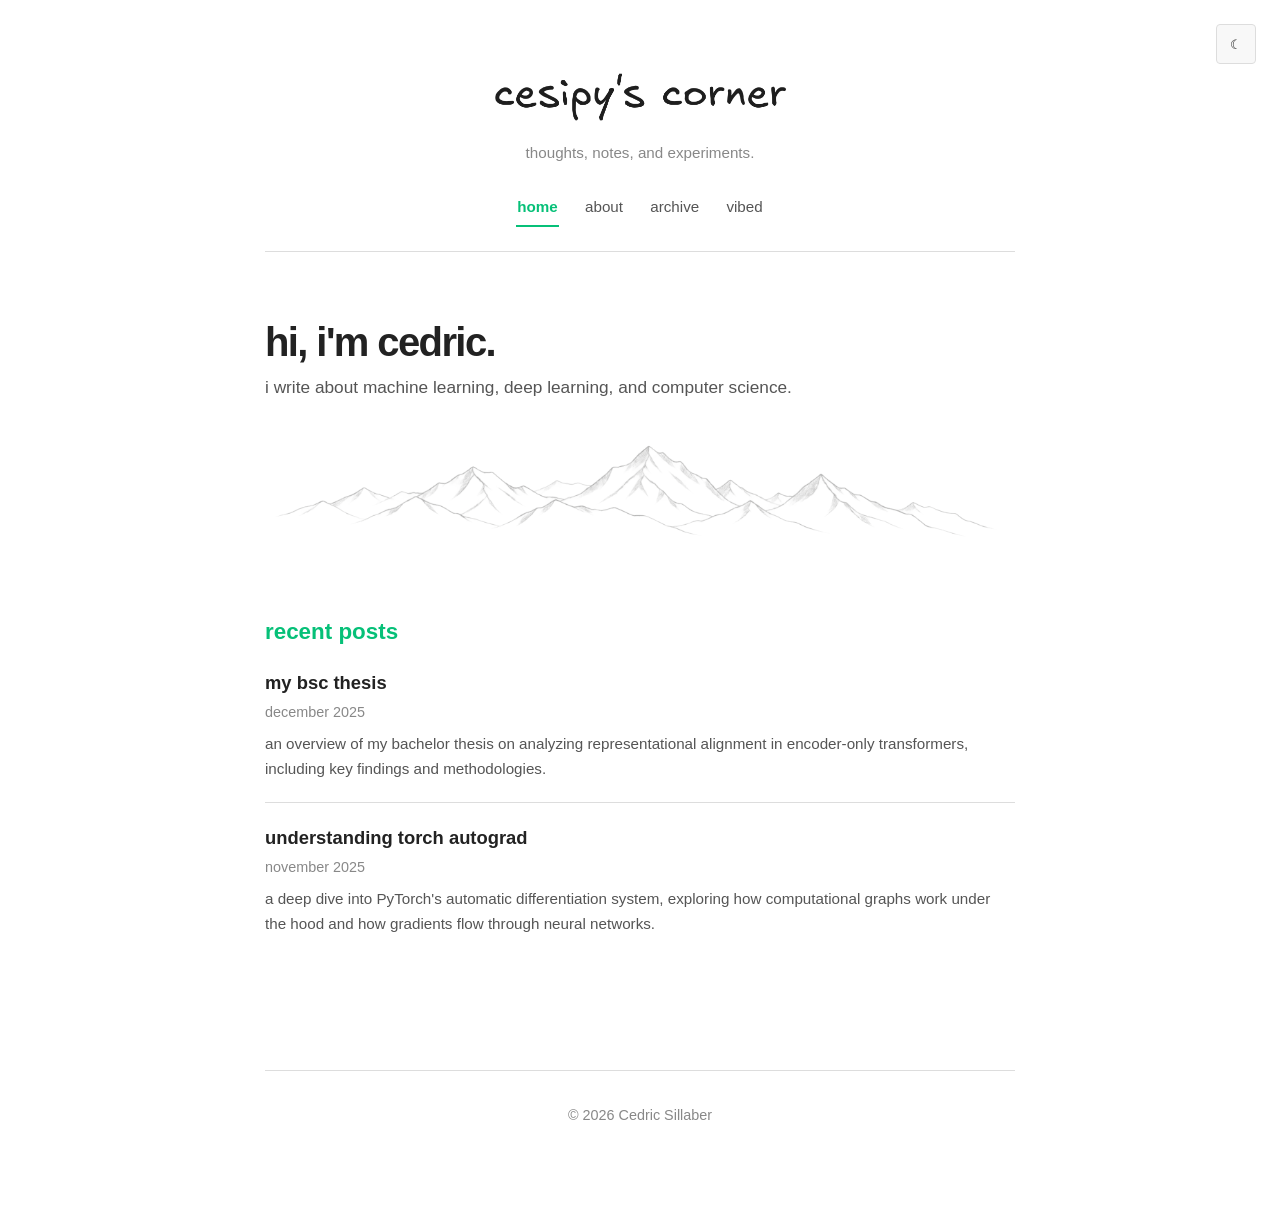
<file: index.html>
<!DOCTYPE html>
<html lang="en">
<head>
    <meta charset="UTF-8">
    <meta name="viewport" content="width=device-width, initial-scale=1.0">
    <title>Cesipy's Corner</title>
    <link rel="stylesheet" href="./styles.css">
    <link rel="canonical" href="https://cesipy.github.io/">
    <meta name="google-site-verification" content="-gZW8xuaeFI383k-vrUOsY-yexGd0S3ixxTPkyID098" />
    <link rel="stylesheet" href="/cursor-glow.css">
    <script defer src="/cursor-glow.js"></script>
    <link rel="stylesheet" href="/mountain-background.css">
    <script defer src="/mountain-background.js"></script>
</head>
<body>
  <button class="theme-toggle" id="theme-toggle" aria-label="Toggle dark mode">☾</button>

  <header>
    <img src="./assets/cesipis_corner_black_text.png" alt="Cesipy's Corner Logo" class="logo-light">
    <img src="./assets/cesipis_corner_white_text.png" alt="Cesipy's Corner Logo" class="logo-dark">
    <p>thoughts, notes, and experiments.</p>
    <nav>
      <a href="index.html" aria-current="page">home</a>
      <a href="about.html">about</a>
      <a href="archive.html">archive</a>
      <a href="vibed.html">vibed</a>
    </nav>
    <hr>
  </header>

  <main>
    <section class="home-intro" aria-labelledby="home-title">
      <h1 id="home-title">hi, i'm cedric.</h1>
      <p>i write about machine learning, deep learning, and computer science.</p>
      <img class="mountain-sketch" src="./assets/mountains/home.png" alt="" aria-hidden="true" width="2172" height="724">
    </section>

    <h2>recent posts</h2>

    <ul class="post-list">
      <li>
        <h3 class="post-title">
          <a href="posts/bachelor-thesis.html">my bsc thesis</a>
        </h3>
        <div class="post-meta">december 2025</div>
        <p class="post-excerpt">an overview of my bachelor thesis on analyzing representational alignment in encoder-only transformers, including key findings and methodologies.</p>
      </li>
      <li>
        <h3 class="post-title">
          <a href="posts/torch-autograd.html">understanding torch autograd</a>
        </h3>
        <div class="post-meta">november 2025</div>
        <p class="post-excerpt">a deep dive into PyTorch's automatic differentiation system, exploring how computational graphs work under the hood and how gradients flow through neural networks.</p>
      </li>
    </ul>
  </main>

  <footer>
    <p>© 2026 Cedric Sillaber</p>
  </footer>

  <script>
    // Dark mode toggle
    const themeToggle = document.getElementById('theme-toggle');
    const body = document.body;

    // Check for saved theme preference or default to system preference
    const currentTheme = localStorage.getItem('theme');
    if (currentTheme) {
      body.classList.add(currentTheme);
      themeToggle.textContent = currentTheme === 'dark-mode' ? '☀' : '☾';
    }

    themeToggle.addEventListener('click', () => {
      if (body.classList.contains('dark-mode')) {
        body.classList.remove('dark-mode');
        body.classList.add('light-mode');
        themeToggle.textContent = '☾';
        localStorage.setItem('theme', 'light-mode');
      } else {
        body.classList.remove('light-mode');
        body.classList.add('dark-mode');
        themeToggle.textContent = '☀';
        localStorage.setItem('theme', 'dark-mode');
      }
    });
  </script>

  <!-- Cloudflare Web Analytics -->
  <script defer src='https://static.cloudflareinsights.com/beacon.min.js' data-cf-beacon='{"token": "4607e4d2628345e4b4735caaa83aba09"}'></script>
  <!-- End Cloudflare Web Analytics -->
</body>
</html>
</file>
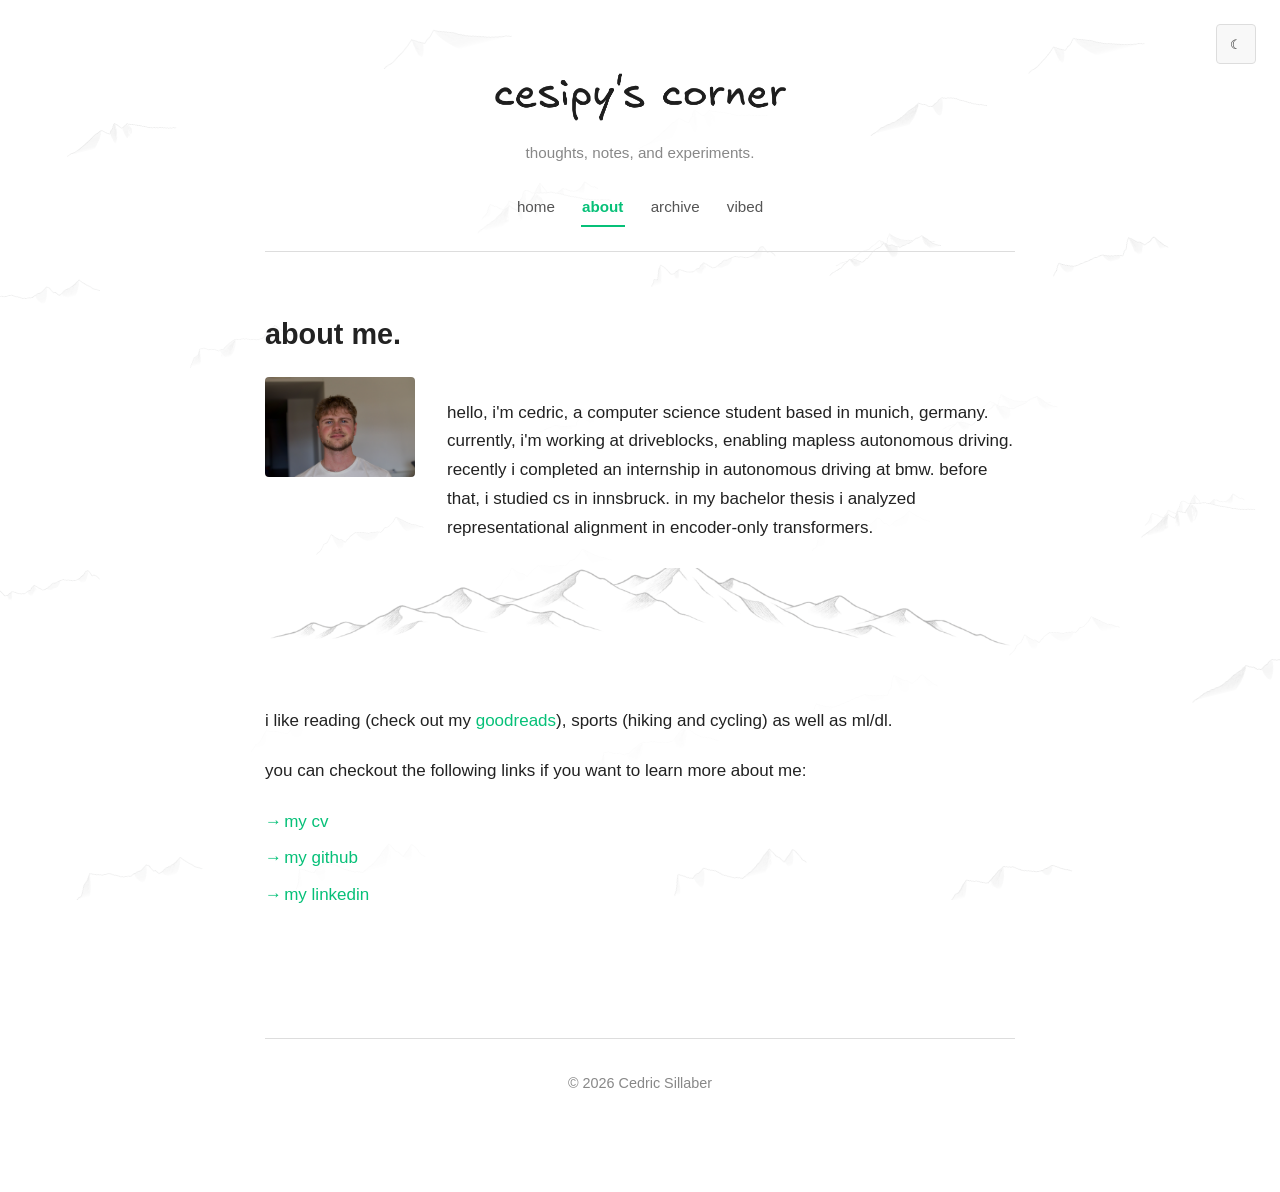
<file: about.html>
<!DOCTYPE html>
<html lang="en">
<head>
    <meta charset="UTF-8">
    <meta name="viewport" content="width=device-width, initial-scale=1.0">
    <title>About - Cesipy's Corner</title>
    <link rel="stylesheet" href="./styles.css">
    <link rel="canonical" href="https://cesipy.github.io/about.html">
    <link rel="stylesheet" href="/cursor-glow.css">
    <script defer src="/cursor-glow.js"></script>
    <link rel="stylesheet" href="/mountain-background.css">
    <script defer src="/mountain-background.js"></script>
</head>

<body>
  <button class="theme-toggle" id="theme-toggle" aria-label="Toggle dark mode">☾</button>

  <header>
    <img src="./assets/cesipis_corner_black_text.png" alt="Cesipy's Corner Logo" class="logo-light">
    <img src="./assets/cesipis_corner_white_text.png" alt="Cesipy's Corner Logo" class="logo-dark">
    <p>thoughts, notes, and experiments.</p>
    <nav>
      <a href="index.html">home</a>
      <a href="about.html" aria-current="page">about</a>
      <a href="archive.html">archive</a>
      <a href="vibed.html">vibed</a>
    </nav>
    <hr>
  </header>

  <main>
        <h1>about me.</h1>
    <div class="profile-container">
      <img src="./posts/res/pb2_downscaled.jpeg" class="profile-img" alt="Cedric Sillaber">
      <div class="intro">
        <p>
          hello, i'm cedric, a computer science student based in munich, germany. currently, i'm working at driveblocks, enabling mapless autonomous driving. recently i completed an internship in autonomous driving at bmw. before that, i studied cs in innsbruck.
          in my bachelor thesis i analyzed representational alignment in encoder-only transformers.
        </p>

      </div>
    </div>

    <img class="mountain-sketch about-sketch" src="./assets/mountains/gentle-arc.png" alt="" aria-hidden="true" width="2172" height="724">

    <div class="intro">

      <p>
        i like reading (check out my <a href="https://www.goodreads.com/user/show/147956107-cedric">goodreads</a>), sports (hiking and cycling) as well as ml/dl.
      </p>

      <p>
        you can checkout the following links if you want to learn more about me:
      </p>
      <ul class="link-list">
        <li><a href="./assets/cv_public.pdf">my cv</a></li>
        <li><a href="https://github.com/cesipy">my github</a></li>
        <li><a href="https://www.linkedin.com/in/cedric-immanuel-sillaber-774b6926b/">my linkedin</a></li>
      </ul>
    </div>
  </main>

  <footer>
    <p>© 2026 Cedric Sillaber</p>
  </footer>

  <script>
    // Dark mode toggle
    const themeToggle = document.getElementById('theme-toggle');
    const body = document.body;

    // Check for saved theme preference or default to system preference
    const currentTheme = localStorage.getItem('theme');
    if (currentTheme) {
      body.classList.add(currentTheme);
      themeToggle.textContent = currentTheme === 'dark-mode' ? '☀' : '☾';
    }

    themeToggle.addEventListener('click', () => {
      if (body.classList.contains('dark-mode')) {
        body.classList.remove('dark-mode');
        body.classList.add('light-mode');
        themeToggle.textContent = '☾';
        localStorage.setItem('theme', 'light-mode');
      } else {
        body.classList.remove('light-mode');
        body.classList.add('dark-mode');
        themeToggle.textContent = '☀';
        localStorage.setItem('theme', 'dark-mode');
      }
    });
  </script>

  <!-- Cloudflare Web Analytics -->
  <script defer src='https://static.cloudflareinsights.com/beacon.min.js' data-cf-beacon='{"token": "4607e4d2628345e4b4735caaa83aba09"}'></script>
  <!-- End Cloudflare Web Analytics -->
</body>
</html>
</file>
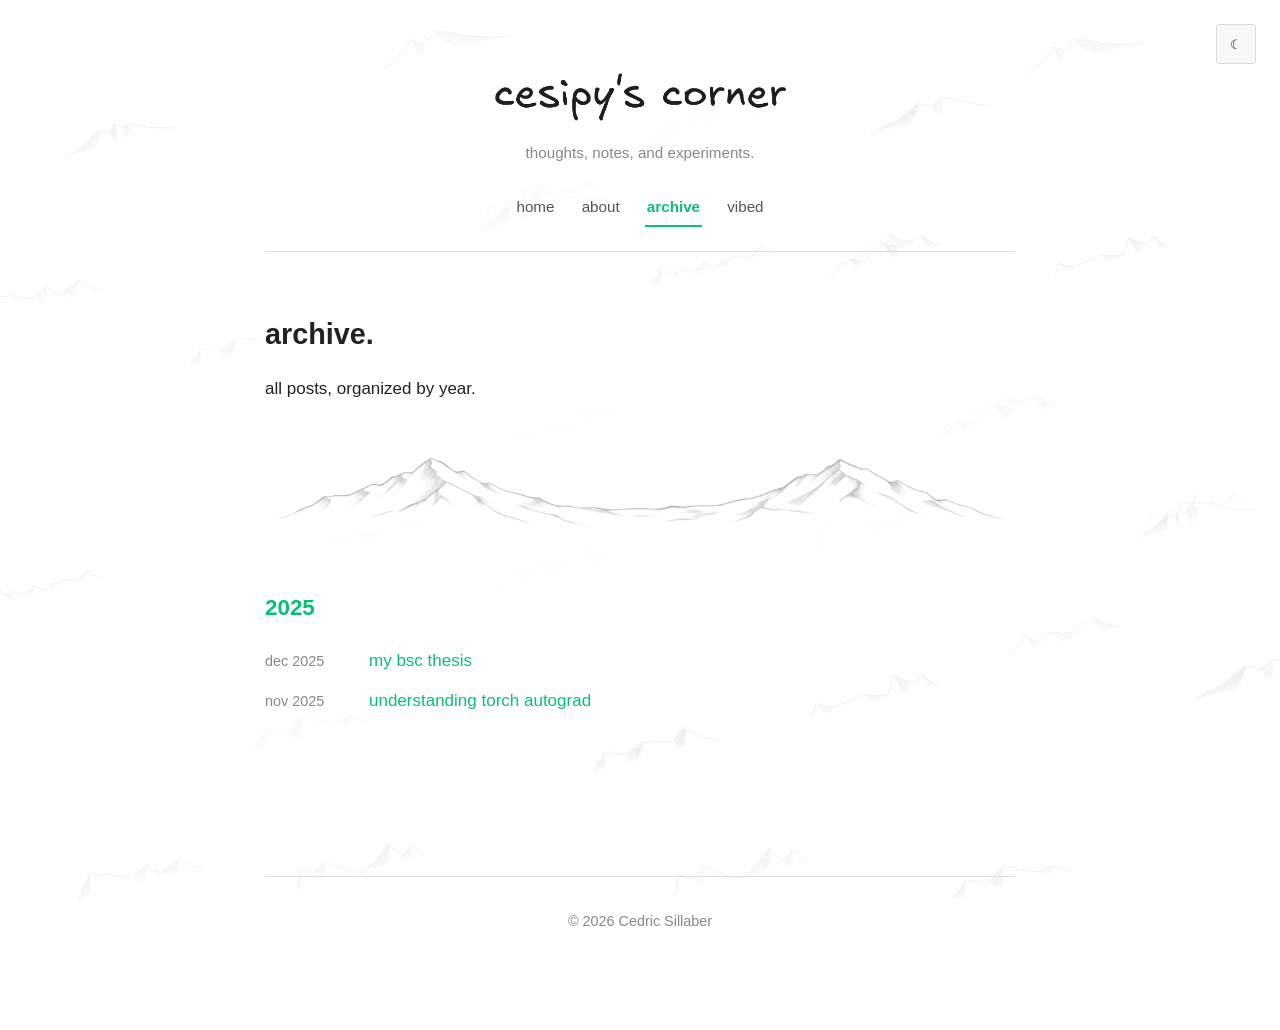
<file: archive.html>
<!DOCTYPE html>
<html lang="en">
<head>
    <meta charset="UTF-8">
    <meta name="viewport" content="width=device-width, initial-scale=1.0">
    <title>Archive - Cesipy's Corner</title>
    <link rel="stylesheet" href="./styles.css">
    <link rel="canonical" href="https://cesipy.github.io/archive.html">
    <link rel="stylesheet" href="/cursor-glow.css">
    <script defer src="/cursor-glow.js"></script>
    <link rel="stylesheet" href="/mountain-background.css">
    <script defer src="/mountain-background.js"></script>
</head>
<body>
  <button class="theme-toggle" id="theme-toggle" aria-label="Toggle dark mode">☾</button>

  <header>
    <img src="./assets/cesipis_corner_black_text.png" alt="Cesipy's Corner Logo" class="logo-light">
    <img src="./assets/cesipis_corner_white_text.png" alt="Cesipy's Corner Logo" class="logo-dark">
    <p>thoughts, notes, and experiments.</p>
    <nav>
      <a href="index.html">home</a>
      <a href="about.html">about</a>
      <a href="archive.html" aria-current="page">archive</a>
      <a href="vibed.html">vibed</a>
    </nav>
    <hr>
  </header>

  <main>
    <h1>archive.</h1>
    <p>all posts, organized by year.</p>
    <img class="mountain-sketch" src="./assets/mountains/wide-saddle.png" alt="" aria-hidden="true" width="2172" height="724">

    <h2>2025</h2>
    <ul class="archive-list">
      <li>
        <span class="archive-date">dec 2025</span>
        <a href="posts/bachelor-thesis.html">my bsc thesis</a>
      </li>
      <li>
        <span class="archive-date">nov 2025</span>
        <a href="posts/torch-autograd.html">understanding torch autograd</a>
      </li>
    </ul>
  </main>

  <footer>
    <p>© 2026 Cedric Sillaber</p>
  </footer>

  <script>
    // Dark mode toggle
    const themeToggle = document.getElementById('theme-toggle');
    const body = document.body;

    // Check for saved theme preference or default to system preference
    const currentTheme = localStorage.getItem('theme');
    if (currentTheme) {
      body.classList.add(currentTheme);
      themeToggle.textContent = currentTheme === 'dark-mode' ? '☀' : '☾';
    }

    themeToggle.addEventListener('click', () => {
      if (body.classList.contains('dark-mode')) {
        body.classList.remove('dark-mode');
        body.classList.add('light-mode');
        themeToggle.textContent = '☾';
        localStorage.setItem('theme', 'light-mode');
      } else {
        body.classList.remove('light-mode');
        body.classList.add('dark-mode');
        themeToggle.textContent = '☀';
        localStorage.setItem('theme', 'dark-mode');
      }
    });
  </script>

  <!-- Cloudflare Web Analytics -->
  <script defer src='https://static.cloudflareinsights.com/beacon.min.js' data-cf-beacon='{"token": "4607e4d2628345e4b4735caaa83aba09"}'></script>
  <!-- End Cloudflare Web Analytics -->
</body>
</html>
</file>
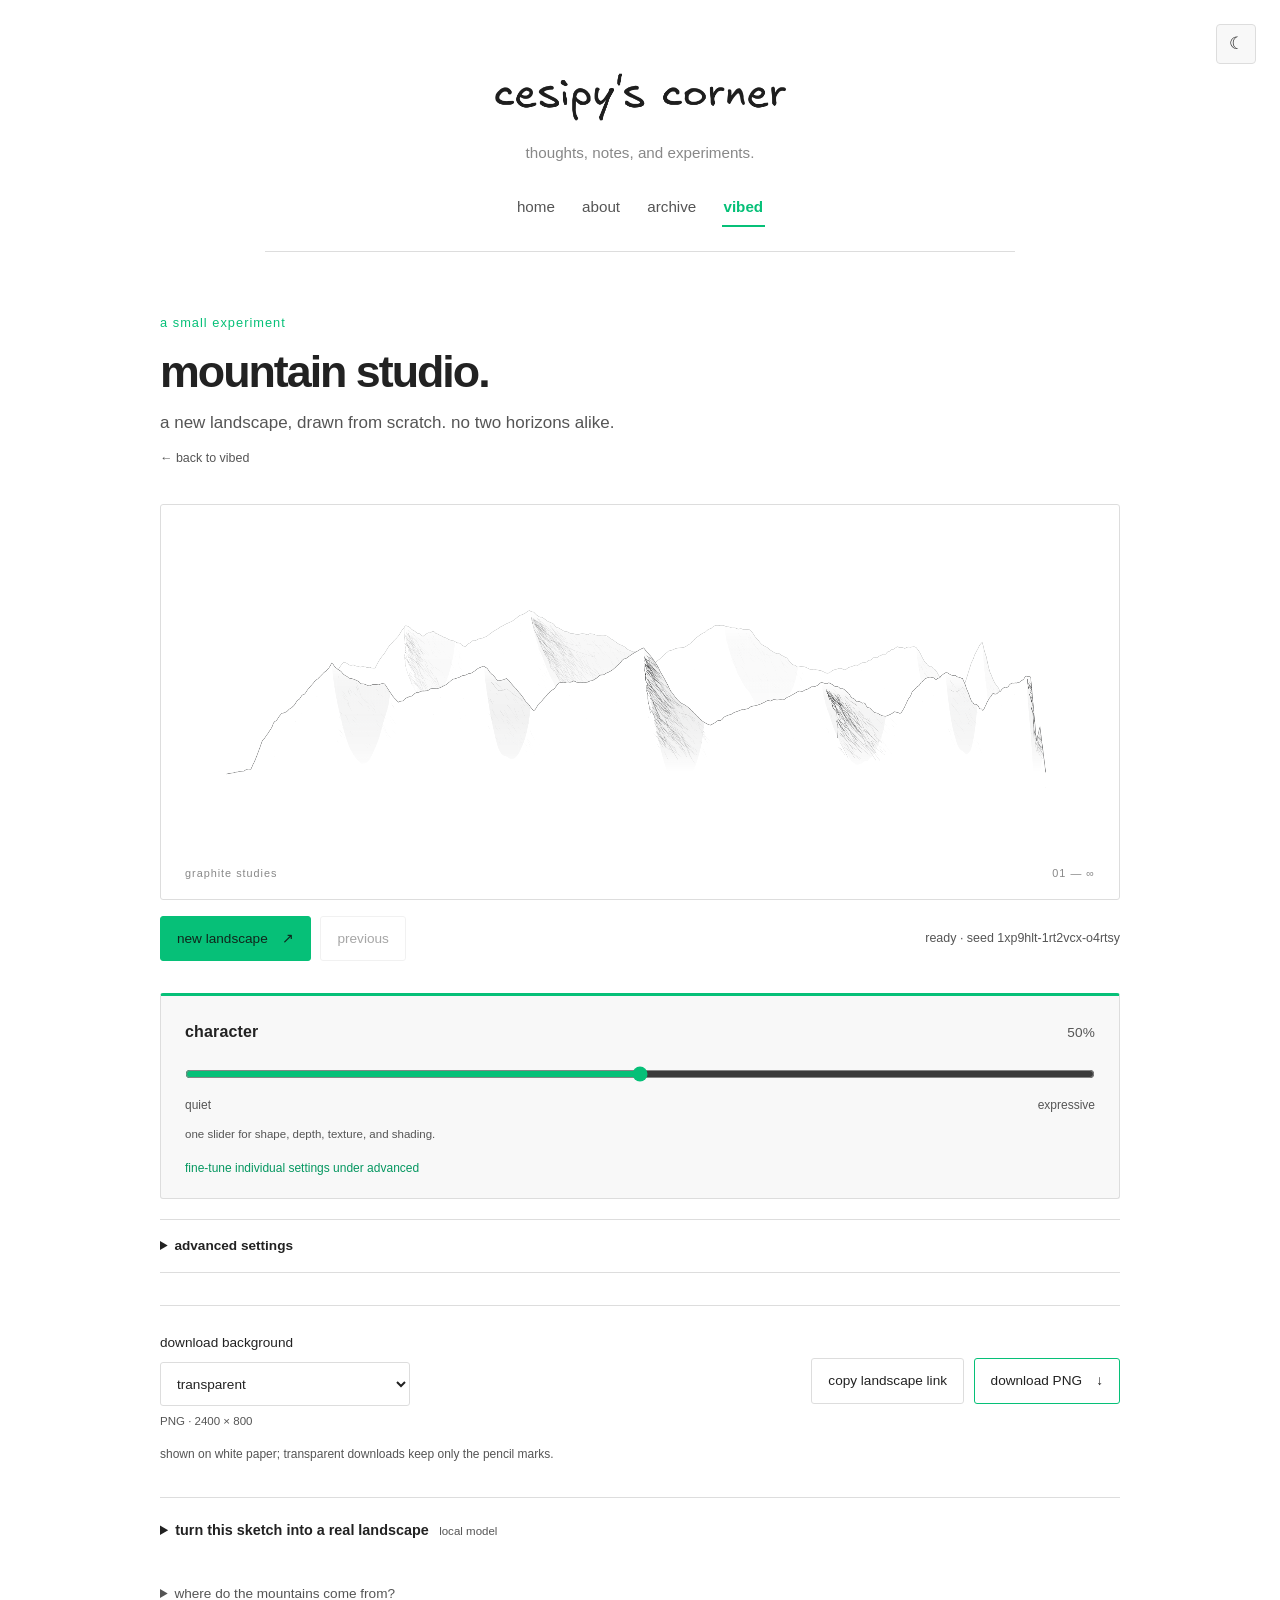
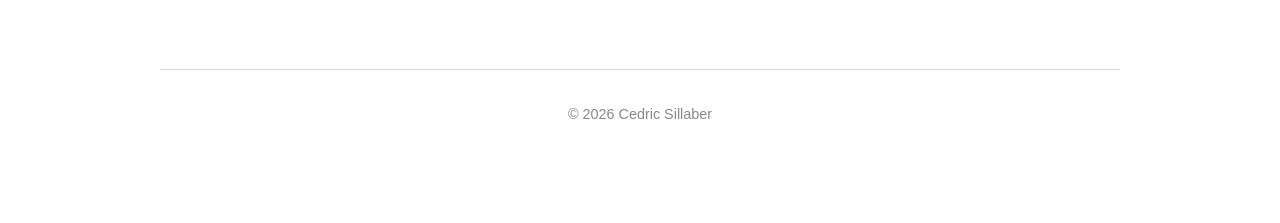
<file: mountains.html>
<!DOCTYPE html>
<html lang="en">
<head>
  <meta charset="UTF-8">
  <meta name="viewport" content="width=device-width, initial-scale=1.0">
  <title>Mountain Studio - Cesipy's Corner</title>
  <meta name="description" content="Generate a new pencil mountain landscape from scratch. Random terrain, hand-drawn textures, transparent PNG downloads, and shareable seeds.">
  <link rel="canonical" href="https://cesipy.github.io/mountains.html">
  <link rel="stylesheet" href="./styles.css">
  <link rel="stylesheet" href="./mountains.css">
  <script src="./mountain-terrain-v2.js" defer></script>
  <script src="./mountain-terrain.js" defer></script>
  <script src="./mountains.js" defer></script>
  <script src="./mountain-photo.js" defer></script>
  <link rel="stylesheet" href="/cursor-glow.css">
  <script defer src="/cursor-glow.js"></script>
  <link rel="stylesheet" href="/mountain-background.css">
  <script defer src="/mountain-background.js"></script>
</head>
<body class="studio-page">
  <button class="theme-toggle" id="theme-toggle" aria-label="Toggle dark mode">☾</button>
  <header>
    <img src="./assets/cesipis_corner_black_text.png" alt="Cesipy's Corner Logo" class="logo-light">
    <img src="./assets/cesipis_corner_white_text.png" alt="Cesipy's Corner Logo" class="logo-dark">
    <p>thoughts, notes, and experiments.</p>
    <nav aria-label="Main navigation">
      <a href="index.html">home</a>
      <a href="about.html">about</a>
      <a href="archive.html">archive</a>
      <a href="vibed.html" aria-current="location">vibed</a>
    </nav>
    <hr>
  </header>
  <main>
    <div class="studio-intro">
      <span class="studio-eyebrow">a small experiment</span>
      <h1>mountain studio.</h1>
      <p>a new landscape, drawn from scratch. no two horizons alike.</p>
      <a class="studio-backlink" href="./vibed.html">← back to vibed</a>
    </div>

    <section aria-label="Mountain composer">
      <figure class="studio-paper">
        <canvas id="mountain-canvas" width="2400" height="800" role="img" aria-label="Your composed pencil mountain landscape" aria-describedby="studio-sources">Your browser needs canvas support to preview and download a landscape.</canvas>
        <figcaption><span>graphite studies</span><span>01 — ∞</span></figcaption>
      </figure>
      <div class="studio-toolbar">
        <div class="studio-actions">
          <button type="button" class="studio-button studio-primary" id="generate-mountains">new landscape <span aria-hidden="true">↗</span></button>
          <button type="button" class="studio-button" id="previous-mountains" disabled>previous</button>
        </div>
        <p id="studio-status" role="status" aria-live="polite">preparing the pencils…</p>
      </div>
      <p class="studio-preview-note" id="renderer-version-notice" role="note" hidden>
        <span id="renderer-version-message"></span>
        <button type="button" class="studio-button" id="update-renderer" aria-label="Use renderer version 4 for this landscape" hidden>use updated drawing</button>
      </p>

      <section class="studio-character" aria-labelledby="character-label">
        <label id="character-label" for="character">character <output id="character-value" for="character">50%</output></label>
        <input id="character" type="range" min="0" max="100" value="50" step="1" aria-describedby="character-help character-state" disabled>
        <div class="studio-character-endpoints" aria-hidden="true"><span>quiet</span><span>expressive</span></div>
        <p class="studio-hint" id="character-help">one slider for shape, depth, texture, and shading.</p>
        <p class="studio-character-state" id="character-state" role="status" aria-live="polite">balanced starting point</p>
      </section>

      <details id="advanced-controls" class="studio-advanced">
        <summary>advanced settings</summary>
        <fieldset id="studio-controls" disabled>
          <legend>fine tune the landscape</legend>
          <div class="studio-control-grid">
          <div class="studio-control">
            <label for="ridge-select">foreground terrain</label>
            <select id="ridge-select">
              <option value="auto" selected>surprise me</option>
              <option value="alpine">alpine ridges</option>
              <option value="jagged">sharp peaks</option>
              <option value="rolling">gentle mountains</option>
              <option value="massif">solitary massif</option>
              <option value="valley">open valley</option>
              <option value="plateau">flat-topped cliffs</option>
              <option value="spires">broken spires</option>
              <option value="asymmetric">sweeping ridge</option>
            </select>
            <span class="studio-hint">sets the style of the nearest ridge</span>
          </div>
          <div class="studio-control">
            <label for="mid-ridge-select">middle terrain</label>
            <select id="mid-ridge-select" aria-describedby="middle-terrain-help">
              <option value="same" selected>same as foreground</option>
              <option value="auto">surprise me</option>
              <option value="alpine">alpine ridges</option>
              <option value="jagged">sharp peaks</option>
              <option value="rolling">gentle mountains</option>
              <option value="massif">solitary massif</option>
              <option value="valley">open valley</option>
              <option value="plateau">flat-topped cliffs</option>
              <option value="spires">broken spires</option>
              <option value="asymmetric">sweeping ridge</option>
            </select>
            <span class="studio-hint" id="middle-terrain-help">2+ layers · choose a different terrain or let it surprise you</span>
          </div>
          <div class="studio-control">
            <label for="far-ridge-select">distant terrain</label>
            <select id="far-ridge-select" aria-describedby="distant-terrain-help">
              <option value="same" selected>same as foreground</option>
              <option value="auto">surprise me</option>
              <option value="alpine">alpine ridges</option>
              <option value="jagged">sharp peaks</option>
              <option value="rolling">gentle mountains</option>
              <option value="massif">solitary massif</option>
              <option value="valley">open valley</option>
              <option value="plateau">flat-topped cliffs</option>
              <option value="spires">broken spires</option>
              <option value="asymmetric">sweeping ridge</option>
            </select>
            <span class="studio-hint" id="distant-terrain-help">3 layers · a separate terrain for the far horizon</span>
          </div>
          <div class="studio-control">
            <label for="layers">layers <output id="layers-value" for="layers">2</output></label>
            <input id="layers" type="range" min="1" max="3" value="2" step="1">
            <span class="studio-hint">one ridge to a distant range</span>
          </div>
          <div class="studio-control">
            <label for="graphite">pencil strength <output id="graphite-value" for="graphite">65%</output></label>
            <input id="graphite" type="range" min="25" max="100" value="65" step="1">
            <span class="studio-hint">a whisper to a darker line</span>
          </div>
          <div class="studio-control">
            <label for="shading">shading <output id="shading-value" for="shading">50%</output></label>
            <input id="shading" type="range" min="0" max="100" value="50" step="1" aria-describedby="shading-help">
            <span class="studio-hint" id="shading-help">outline only to deep, high-contrast shadows</span>
          </div>
          <div class="studio-control">
            <label for="spacing">depth <output id="spacing-value" for="spacing">50%</output></label>
            <input id="spacing" type="range" min="0" max="100" value="50" step="1">
            <span class="studio-hint">bring the ridges together or apart</span>
          </div>
          <div class="studio-control">
            <label for="sharpness">sharpness <output id="sharpness-value" for="sharpness">50%</output></label>
            <input id="sharpness" type="range" min="0" max="100" value="50" step="1" aria-describedby="sharpness-help">
            <span class="studio-hint" id="sharpness-help">rounded slopes to knife-edge peaks</span>
          </div>
          <div class="studio-control">
            <label for="bumpiness">bumpiness <output id="bumpiness-value" for="bumpiness">50%</output></label>
            <input id="bumpiness" type="range" min="0" max="100" value="50" step="1" aria-describedby="bumpiness-help">
            <span class="studio-hint" id="bumpiness-help">smooth contours to craggy surface detail</span>
          </div>
          <div class="studio-control">
            <label for="entropy">entropy <output id="entropy-value" for="entropy">50%</output></label>
            <input id="entropy" type="range" min="0" max="100" value="50" step="1" aria-describedby="entropy-help">
            <span class="studio-hint" id="entropy-help">balanced spacing and heights to wild, irregular compositions</span>
          </div>
          <div class="studio-control studio-creativity">
            <label for="creativity">creativity <output id="creativity-value" for="creativity">0%</output></label>
            <input id="creativity" type="range" min="0" max="100" value="0" step="1" aria-describedby="creativity-help">
            <span class="studio-hint" id="creativity-help">explore focal peaks, quieter gaps, and balanced contrasts</span>
          </div>
          </div>
          <div class="studio-seed-row">
            <label for="seed-input">landscape seed <span class="studio-hint">a word or number to return to</span></label>
            <div class="studio-seed-entry">
              <input id="seed-input" type="text" maxlength="32" spellcheck="false" autocomplete="off" placeholder="e.g. an alpine morning">
              <button type="button" id="apply-seed" class="studio-button">draw</button>
            </div>
          </div>
        </fieldset>
      </details>

      <div class="studio-export">
        <div class="studio-export-format">
          <label for="paper-select">download background</label>
          <select id="paper-select"><option value="transparent">transparent</option><option value="white">white paper</option></select>
          <span class="studio-hint">PNG · 2400 × 800</span>
        </div>
        <div class="studio-actions">
          <button type="button" class="studio-button" id="share-mountains" disabled>copy landscape link</button>
          <button type="button" class="studio-button studio-download" id="download-mountains" disabled>download PNG <span aria-hidden="true">↓</span></button>
        </div>
      </div>
      <p class="studio-preview-note">shown on white paper; transparent downloads keep only the pencil marks.</p>
      <details class="studio-photo-lab">
        <summary>turn this sketch into a real landscape <span>local model</span></summary>
        <div class="studio-photo-content">
          <p>A separate photo made from the current pencil drawing. This runs on your Mac; <a href="https://github.com/cesipy/cesipy.github.io#local-sketch-to-photo">set up the local model</a> before generating.</p>
          <label for="photo-engine">photo model</label>
          <select id="photo-engine">
            <option value="klein">FLUX.2 Klein 4B · MLX 4-bit</option>
            <option value="controlnet">SD 1.5 · line-art ControlNet</option>
          </select>
          <span class="studio-hint" id="photo-engine-hint">More photographic interpretation; the exact ridge shapes can change. The quantized model is about 4.6 GB.</span>
          <label for="photo-prompt">scene details</label>
          <textarea id="photo-prompt" rows="2" maxlength="250" placeholder="e.g. snow-dusted rock, early morning light">snow-dusted mountain range, clear morning light, natural colors</textarea>
          <div class="studio-photo-actions">
            <button type="button" class="studio-button studio-primary" id="photo-generate" disabled>make real landscape</button>
            <p id="photo-status" role="status" aria-live="polite">start the local model server to use this.</p>
          </div>
          <figure class="studio-photo-result" id="photo-result" hidden>
            <img id="photo-image" alt="Realistic landscape generated from the pencil sketch">
            <figcaption><span id="photo-caption"></span><a class="studio-button" id="photo-download" download>download photo ↓</a></figcaption>
          </figure>
        </div>
      </details>
      <noscript><p>This studio needs JavaScript. You can still <a href="./assets/mountains/home.png" download>download an original mountain sketch</a>.</p></noscript>
    </section>

    <details class="studio-about">
      <summary>where do the mountains come from?</summary>
      <p>every mountain is calculated from scratch: the peaks, the folds in the rock, and the pencil strokes. each new landscape starts with a fresh random seed. the studio draws everything in your browser, without using the existing mountain images.</p>
      <p>choose a foreground terrain style, then give the middle and distant layers their own styles or let them inherit the foreground. creativity explores focal peaks, quieter gaps, and balanced contrasts while keeping the pencil strokes. save a landscape link to return to that exact drawing and its settings.</p>
      <p id="studio-sources">your landscape details will appear here when the drawing is ready.</p>
    </details>
  </main>
  <footer><p>© 2026 Cedric Sillaber</p></footer>
  <script>
    (() => {
      const toggle = document.getElementById('theme-toggle');
      const darkPreference = window.matchMedia('(prefers-color-scheme: dark)');
      let theme;
      try { theme = localStorage.getItem('theme'); } catch (_) { /* Theme works without storage. */ }
      const update = () => {
        const dark = document.body.classList.contains('dark-mode') || (!document.body.classList.contains('light-mode') && darkPreference.matches);
        toggle.textContent = dark ? '☀' : '☾';
        toggle.setAttribute('aria-label', dark ? 'Switch to light mode' : 'Switch to dark mode');
      };
      if (theme === 'light-mode' || theme === 'dark-mode') document.body.classList.add(theme);
      update();
      darkPreference.addEventListener('change', update);
      toggle.addEventListener('click', () => {
        const dark = document.body.classList.contains('dark-mode') || (!document.body.classList.contains('light-mode') && darkPreference.matches);
        document.body.classList.remove('dark-mode', 'light-mode');
        theme = dark ? 'light-mode' : 'dark-mode';
        document.body.classList.add(theme);
        try { localStorage.setItem('theme', theme); } catch (_) { /* Optional persistence. */ }
        update();
      });
    })();
  </script>
</body>
</html>
</file>
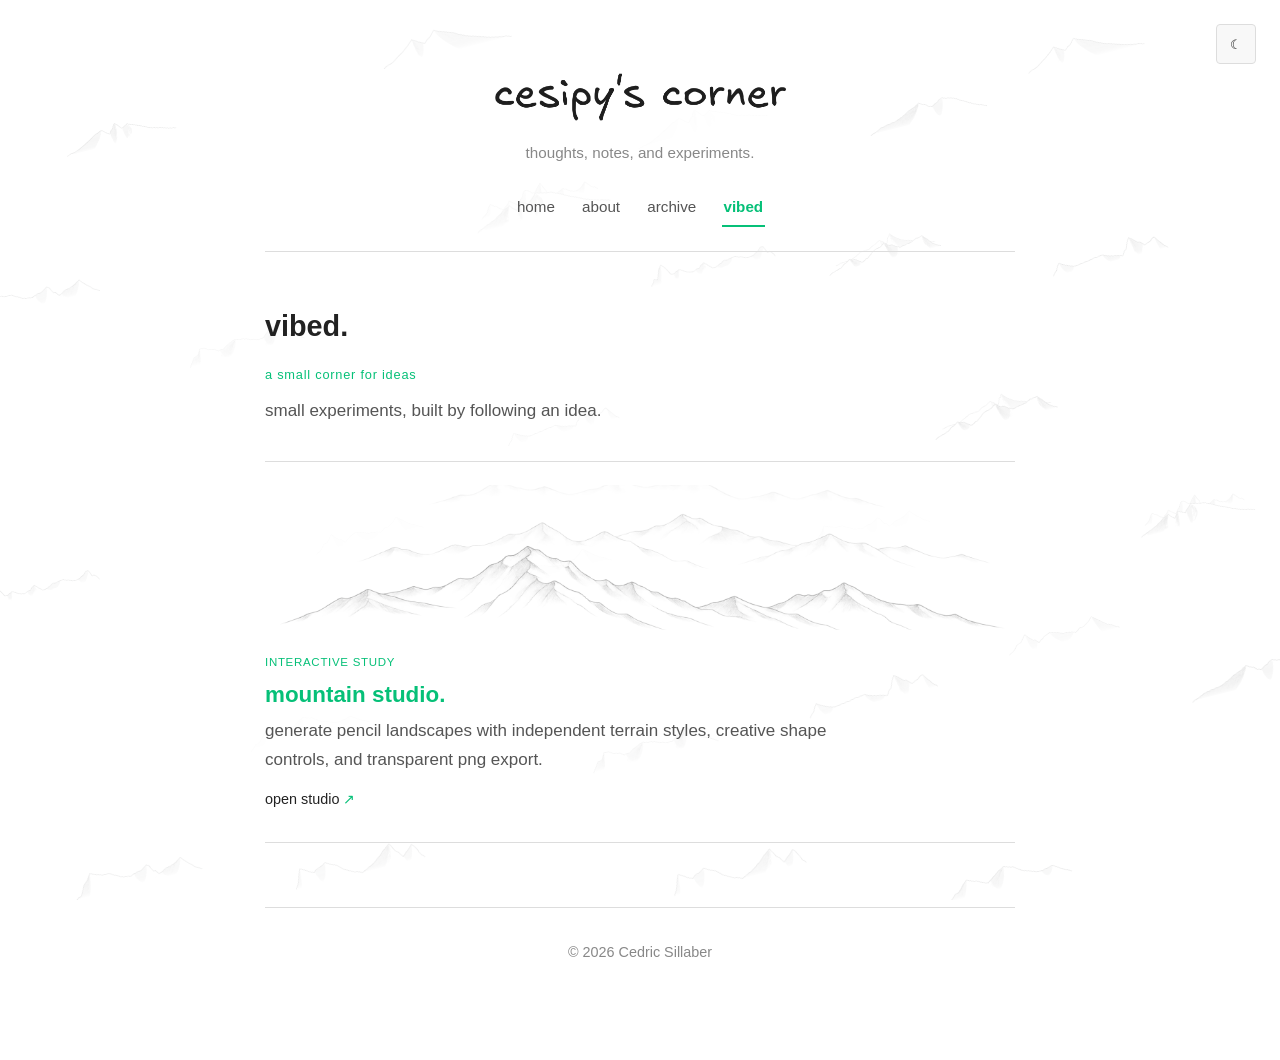
<file: vibed.html>
<!DOCTYPE html>
<html lang="en">
<head>
  <meta charset="UTF-8">
  <meta name="viewport" content="width=device-width, initial-scale=1.0">
  <title>vibed - Cesipy's Corner</title>
  <meta name="description" content="Small experiments, built by following an idea.">
  <link rel="canonical" href="https://cesipy.github.io/vibed.html">
  <link rel="stylesheet" href="./styles.css">
  <link rel="stylesheet" href="./vibed.css">
  <link rel="stylesheet" href="/cursor-glow.css">
  <script defer src="/cursor-glow.js"></script>
  <link rel="stylesheet" href="/mountain-background.css">
  <script defer src="/mountain-background.js"></script>
</head>
<body class="vibed-page">
  <button class="theme-toggle" id="theme-toggle" aria-label="Toggle dark mode">☾</button>
  <header>
    <img src="./assets/cesipis_corner_black_text.png" alt="Cesipy's Corner Logo" class="logo-light">
    <img src="./assets/cesipis_corner_white_text.png" alt="Cesipy's Corner Logo" class="logo-dark">
    <p>thoughts, notes, and experiments.</p>
    <nav aria-label="Main navigation">
      <a href="index.html">home</a>
      <a href="about.html">about</a>
      <a href="archive.html">archive</a>
      <a href="vibed.html" aria-current="page">vibed</a>
    </nav>
    <hr>
  </header>
  <main>
    <h1>vibed.</h1>
    <div class="vibed-intro">
      <span class="vibed-eyebrow">a small corner for ideas</span>
      <p>small experiments, built by following an idea.</p>
    </div>

    <section class="vibed-project-list" aria-label="Projects">
      <article class="vibed-project">
        <img class="mountain-sketch vibed-project-art" src="./assets/mountains/layered-distance.png" alt="" aria-hidden="true" width="2172" height="724">
        <div class="vibed-project-copy">
          <span class="vibed-project-kind">interactive study</span>
          <h2>mountain studio.</h2>
          <p>generate pencil landscapes with independent terrain styles, creative shape controls, and transparent png export.</p>
          <a href="./mountains.html">open studio <span aria-hidden="true">↗</span></a>
        </div>
      </article>
    </section>
  </main>
  <footer><p>© 2026 Cedric Sillaber</p></footer>
  <script>
    (() => {
      const toggle = document.getElementById('theme-toggle');
      const darkPreference = window.matchMedia('(prefers-color-scheme: dark)');
      let theme;
      try { theme = localStorage.getItem('theme'); } catch (_) { /* Theme works without storage. */ }
      const update = () => {
        const dark = document.body.classList.contains('dark-mode') || (!document.body.classList.contains('light-mode') && darkPreference.matches);
        toggle.textContent = dark ? '☀' : '☾';
        toggle.setAttribute('aria-label', dark ? 'Switch to light mode' : 'Switch to dark mode');
      };
      if (theme === 'light-mode' || theme === 'dark-mode') document.body.classList.add(theme);
      update();
      darkPreference.addEventListener('change', update);
      toggle.addEventListener('click', () => {
        const dark = document.body.classList.contains('dark-mode') || (!document.body.classList.contains('light-mode') && darkPreference.matches);
        document.body.classList.remove('dark-mode', 'light-mode');
        theme = dark ? 'light-mode' : 'dark-mode';
        document.body.classList.add(theme);
        try { localStorage.setItem('theme', theme); } catch (_) { /* Optional persistence. */ }
        update();
      });
    })();
  </script>
</body>
</html>
</file>
<file: styles.css>
:root {
  --accent-color: #06c078;
  --accent-hover: #059760;
  --text-primary: #222;
  --text-secondary: #555;
  --text-meta: #888;
  --border-light: #ddd;
  --bg-white: #ffffff;
  --bg-subtle: #f8f8f8;
  --code-bg: #f5f5f5;
}

@media (prefers-color-scheme: dark) {
  :root {
    --text-primary: #e5e5e5;
    --text-secondary: #aaa;
    --text-meta: #888;
    --border-light: #444;
    --bg-white: #1a1a1a;
    --bg-subtle: #252525;
    --code-bg: #2a2a2a;
  }
}

/* Manual dark mode toggle */
body.dark-mode {
  --text-primary: #e5e5e5;
  --text-secondary: #aaa;
  --text-meta: #888;
  --border-light: #444;
  --bg-white: #1a1a1a;
  --bg-subtle: #252525;
  --code-bg: #2a2a2a;
}

body.light-mode {
  --text-primary: #222;
  --text-secondary: #555;
  --text-meta: #888;
  --border-light: #ddd;
  --bg-white: #ffffff;
  --bg-subtle: #f8f8f8;
  --code-bg: #f5f5f5;
}

/* =====================================================
   BASE TYPOGRAPHY & LAYOUT
   ===================================================== */
body {
  font-family: -apple-system, BlinkMacSystemFont, 'Segoe UI', 'Helvetica', 'Arial', sans-serif;
  font-size: 17px;
  line-height: 1.7;
  color: var(--text-primary);
  background: var(--bg-white);
  max-width: 750px;
  margin: 0 auto;
  padding: 2rem 2rem 4rem;
}

@media (max-width: 768px) {
  body {
    font-size: 16px;
    padding: 1.5rem 1.25rem 3rem;
  }
}

/* =====================================================
   HEADER
   ===================================================== */
.logo-dark {
  display: none;
}

.logo-light {
  display: block;
  margin: 0 auto;
}

@media (prefers-color-scheme: dark) {
  .logo-dark {
    display: block;
    margin: 0 auto;
  }
  .logo-light {
    display: none;
  }
}

/* Manual dark mode logo switching */
body.dark-mode .logo-dark {
  display: block;
  margin: 0 auto;
}

body.dark-mode .logo-light {
  display: none;
}

body.light-mode .logo-dark {
  display: none;
}

body.light-mode .logo-light {
  display: block;
  margin: 0 auto;
}

header {
  padding: 2rem 0 1.5rem;
  text-align: center;
}

header img {
  max-width: 300px !important;
  width: 100% !important;
}

header p {
  font-size: 0.95rem;
  color: var(--text-meta);
  margin: 1rem 0 1.5rem;
}

header nav {
  display: flex;
  gap: 1.5rem;
  justify-content: center;
  align-items: center;
  flex-wrap: wrap;
  font-size: 0.95rem;
  margin-bottom: 1.5rem;
}

header nav a {
  color: var(--text-secondary);
  padding: 0.3rem 0.1rem;
  border-bottom: 2px solid transparent;
  text-decoration: none;
  transition: color 0.2s ease, border-color 0.2s ease;
}

header nav a[aria-current="page"] {
  color: var(--accent-color);
  border-bottom-color: var(--accent-color);
  font-weight: 600;
}

header nav a:hover {
  color: var(--accent-hover);
  border-bottom-color: var(--accent-hover);
}

header hr {
  border: none;
  height: 1px;
  background: var(--border-light);
  margin: 0;
}

/* Dark mode toggle button */
.theme-toggle {
  position: fixed;
  top: 1.5rem;
  right: 1.5rem;
  background: var(--bg-subtle);
  border: 1px solid var(--border-light);
  border-radius: 4px;
  width: 40px;
  height: 40px;
  display: flex;
  align-items: center;
  justify-content: center;
  cursor: pointer;
  transition: all 0.2s ease;
  z-index: 1000;
  color: var(--text-primary);
}

.theme-toggle:hover {
  background: var(--accent-color);
  border-color: var(--accent-color);
  color: var(--bg-white);
  transform: rotate(12deg);
}

@media (max-width: 768px) {
  .theme-toggle {
    top: 1rem;
    right: 1rem;
    width: 36px;
    height: 36px;
  }
}

/* =====================================================
   MAIN CONTENT
   ===================================================== */
main {
  padding: 2.5rem 0 3rem;
}

main > p:first-child {
  color: var(--text-secondary);
  margin-bottom: 2.5rem;
}

.home-intro {
  margin: 0 0 2.5rem;
}

.home-intro h1 {
  font-size: clamp(2rem, 5vw, 2.5rem);
  letter-spacing: -0.04em;
  margin-bottom: 0.35rem;
}

.home-intro p {
  color: var(--text-secondary);
  font-size: 1.08rem;
  margin: 0;
}

.mountain-sketch {
  display: block;
  width: 100%;
  height: clamp(95px, 18vw, 150px);
  margin: 1.5rem 0 0;
  object-fit: cover;
  object-position: center 70%;
  opacity: 0.5;
  pointer-events: none;
}

.post-sketch,
.not-found-sketch {
  display: block;
  width: 100%;
  height: clamp(70px, 13vw, 115px);
  margin: 1.5rem auto 0;
  object-fit: cover;
  object-position: center 70%;
  opacity: 0.45;
  pointer-events: none;
}

.not-found-sketch {
  max-width: 650px;
  height: clamp(65px, 11vw, 100px);
  margin-top: 1rem;
}

@media (prefers-color-scheme: dark) {
  .mountain-sketch,
  .post-sketch,
  .not-found-sketch {
    filter: invert(1);
    opacity: 0.4;
  }
}

body.dark-mode .mountain-sketch,
body.dark-mode .post-sketch,
body.dark-mode .not-found-sketch {
  filter: invert(1);
  opacity: 0.4;
}

body.light-mode .mountain-sketch,
body.light-mode .post-sketch,
body.light-mode .not-found-sketch {
  filter: none;
  opacity: 0.5;
}

.home-intro,
.home-intro + h2,
.home-intro ~ .post-list {
  animation: rise-in 0.55s ease-out both;
}

.home-intro + h2 {
  animation-delay: 0.08s;
  margin-top: 1rem;
}

.mountain-sketch + h2 {
  margin-top: 1rem;
}

.home-intro ~ .post-list {
  animation-delay: 0.16s;
}

@keyframes rise-in {
  from {
    opacity: 0;
    transform: translateY(10px);
  }

  to {
    opacity: 1;
    transform: translateY(0);
  }
}

/* Typography */
h1, h2, h3, h4, h5, h6 {
  font-weight: 600;
  color: var(--text-primary);
  margin-top: 2em;
  margin-bottom: 0.75em;
  line-height: 1.3;
}

h1 {
  font-size: 1.8rem;
  margin-top: 0;
  margin-bottom: 0.5em;
}

h2 {
  font-size: 1.4rem;
  margin-top: 2em;
  color: var(--accent-color);
}

h3 {
  font-size: 1.2rem;
}

h4 {
  font-size: 1.05rem;
}

@media (max-width: 768px) {
  h1 { font-size: 1.6rem; }
  h2 { font-size: 1.3rem; }
}

/* Links */
a {
  color: var(--accent-color);
  text-decoration: none;
}

a:hover {
  color: var(--accent-hover);
  text-decoration: underline;
}

main p {
  margin: 1.25em 0;
}

/* =====================================================
   POST LIST
   ===================================================== */
.post-list {
  list-style: none;
  padding: 0;
  margin: 1.5rem 0 0;
}

.post-list li {
  margin: 0;
  padding: 1.35rem 0;
  border-bottom: 1px solid var(--border-light);
}

.post-list li:first-child {
  padding-top: 0;
}

.post-list li:last-child {
  border-bottom: 0;
}

.post-title {
  font-size: 1.15rem;
  font-weight: 600;
  line-height: 1.4;
  margin: 0 0 0.25rem;
}

.post-title a {
  color: var(--text-primary);
  display: inline-block;
  transition: color 0.2s ease, transform 0.2s ease;
}

.post-title a:hover {
  color: var(--accent-hover);
  text-decoration: none;
}

.post-list li .post-title a:hover,
.post-list li .post-title a:focus-visible {
  transform: translateX(4px);
}

.post-title a:focus-visible,
header nav a:focus-visible {
  outline: 2px solid var(--accent-color);
  outline-offset: 4px;
  border-radius: 2px;
}

.post-meta {
  font-size: 0.9rem;
  color: var(--text-meta);
  margin-bottom: 0.5rem;
}

.post-excerpt {
  color: var(--text-secondary);
  font-size: 0.95rem;
  line-height: 1.6;
  margin: 0;
}

/* =====================================================
   ABOUT PAGE
   ===================================================== */
.profile-container {
  display: flex;
  gap: 2rem;
  align-items: flex-start;
  margin: 1.5rem 0 0;
}

.about-sketch {
  height: clamp(75px, 14vw, 115px);
  margin: 0.25rem 0 1.5rem;
}

.profile-img {
  border-radius: 4px;
  max-width: 150px;
  min-width: 150px;
  height: auto;
}

.intro {
  flex: 1;
}

.intro p {
  line-height: 1.7;
}

.intro ul {
  list-style: none;
  padding: 0;
  margin: 1rem 0;
}

.intro ul li {
  margin: 0.5rem 0;
}

.link-list li {
  padding-left: 1.2rem;
  position: relative;
}

.link-list li::before {
  content: '→';
  position: absolute;
  left: 0;
  color: var(--accent-color);
}

@media (max-width: 600px) {
  .home-intro h1 {
    font-size: 2rem;
  }

  .profile-container {
    flex-direction: column;
    align-items: center;
    text-align: center;
  }

  .profile-img {
    max-width: 140px;
    min-width: 140px;
  }

  .intro ul li {
    text-align: left;
  }
}

/* =====================================================
   FOOTER
   ===================================================== */
footer {
  margin-top: 4rem;
  padding: 2rem 0 2rem;
  border-top: 1px solid var(--border-light);
  text-align: center;
}

footer p {
  font-size: 0.9rem;
  color: var(--text-meta);
  margin: 0;
}

/* =====================================================
   BLOG POST CONTENT
   ===================================================== */
article {
  margin: 0;
}

/* Code */
code {
  font-family: 'Monaco', 'Consolas', 'Courier New', monospace;
  font-size: 0.9em;
  background: var(--code-bg);
  padding: 0.15em 0.35em;
  border-radius: 3px;
}

pre {
  background: var(--bg-subtle) !important;
  border: 1px solid var(--border-light) !important;
  border-radius: 4px !important;
  padding: 1rem !important;
  overflow-x: auto;
  margin: 1.5em 0 !important;
  line-height: 1.5;
}

pre code {
  background: none !important;
  padding: 0 !important;
  font-size: 0.85rem;
  box-shadow: none !important;
}

/* Prism syntax highlighting overrides */
pre[class*="language-"] {
  background: var(--bg-subtle) !important;
  border: 1px solid var(--border-light) !important;
}

@media (prefers-color-scheme: dark) {
  pre[class*="language-"] {
    background: var(--bg-subtle) !important;
  }

  /* Adjust Prism colors for dark mode */
  .token.comment,
  .token.prolog,
  .token.doctype,
  .token.cdata {
    color: #999 !important;
  }

  .token.punctuation {
    color: #ccc !important;
  }

  .token.property,
  .token.tag,
  .token.boolean,
  .token.number,
  .token.constant,
  .token.symbol,
  .token.deleted {
    color: #f08d49 !important;
  }

  .token.selector,
  .token.attr-name,
  .token.string,
  .token.char,
  .token.builtin,
  .token.inserted {
    color: #7ec699 !important;
  }

  .token.operator,
  .token.entity,
  .token.url,
  .language-css .token.string,
  .style .token.string {
    color: #67cdcc !important;
  }

  .token.atrule,
  .token.attr-value,
  .token.keyword {
    color: #cc99cd !important;
  }

  .token.function,
  .token.class-name {
    color: #f8c555 !important;
  }
}

/* Blockquotes */
blockquote {
  border-left: 3px solid var(--border-light);
  padding-left: 1.5rem;
  margin: 1.5em 0;
  color: var(--text-secondary);
}

/* Lists */
ul, ol {
  margin: 1em 0;
  padding-left: 2em;
}

li {
  margin: 0.35em 0;
}

/* Images */
article img {
  max-width: 100%;
  height: auto;
  display: block;
  margin: 2rem auto;
}

/* Tables */
table {
  width: 100%;
  border-collapse: collapse;
  margin: 1.5em 0;
  font-size: 0.95rem;
}

th, td {
  padding: 0.6rem 0.75rem;
  text-align: left;
  border-bottom: 1px solid var(--border-light);
}

th {
  font-weight: 600;
}

/* Horizontal rules */
hr {
  border: none;
  height: 1px;
  background: var(--border-light);
  margin: 2.5rem 0;
}

/* =====================================================
   ARCHIVE PAGE
   ===================================================== */
.archive-list {
  list-style: none;
  padding: 0;
  margin: 1.5rem 0 3rem;
}

.archive-list li {
  margin: 0.75rem 0;
  display: flex;
  gap: 1.5rem;
  align-items: baseline;
}

.archive-date {
  font-size: 0.9rem;
  color: var(--text-meta);
  min-width: 80px;
  flex-shrink: 0;
}

@media (prefers-reduced-motion: reduce) {
  .home-intro,
  .home-intro + h2,
  .home-intro ~ .post-list {
    animation: none;
  }

  .theme-toggle,
  .post-title a {
    transition: none;
  }

  .theme-toggle:hover,
  .post-list li .post-title a:hover,
  .post-list li .post-title a:focus-visible {
    transform: none;
  }
}
</file>
<file: cursor-glow.css>
/* A soft cursor halo that stays behind page content and keeps native cursors. */
.cursor-glow {
  display: none;
}

@media (hover: hover) and (pointer: fine) and (prefers-reduced-motion: no-preference) {
  body.cursor-glow-enabled {
    isolation: isolate;
  }

  body.cursor-glow-enabled > .cursor-glow {
    display: block;
    position: fixed;
    top: 0;
    left: 0;
    width: 220px;
    height: 220px;
    z-index: -1;
    pointer-events: none;
    border-radius: 50%;
    background: radial-gradient(
      circle,
      rgba(6, 192, 120, 0.13) 0%,
      rgba(6, 192, 120, 0.08) 26%,
      rgba(6, 192, 120, 0) 70%
    );
    filter: blur(10px);
    opacity: 0;
    transform: translate3d(0, 0, 0) translate(-50%, -50%);
    transition: opacity 240ms ease;
    will-change: transform, opacity;
  }
}

@media (prefers-reduced-motion: reduce), (hover: none), (pointer: coarse) {
  body.cursor-glow-enabled {
    isolation: auto;
  }

  body.cursor-glow-enabled > .cursor-glow {
    display: none !important;
  }
}
</file>
<file: mountain-background.css>
/* Quiet Mountain Studio sketches behind the page, below the cursor halo. */
body.mountain-background-enabled {
  isolation: isolate;
}

body.mountain-background-enabled > .mountain-background {
  position: fixed;
  inset: 0;
  width: 100vw;
  height: 100vh;
  z-index: -2;
  opacity: .20;
  pointer-events: none;
}

@media (prefers-color-scheme: dark) {
  body.mountain-background-enabled:not(.light-mode) > .mountain-background {
    filter: invert(1);
    opacity: .18;
  }
}

body.dark-mode.mountain-background-enabled > .mountain-background {
  filter: invert(1);
  opacity: .18;
}

body.light-mode.mountain-background-enabled > .mountain-background {
  filter: none;
  opacity: .20;
}
</file>
<file: mountains.css>
.studio-page { max-width: 960px; }
.studio-page header { max-width: 750px; margin: 0 auto; }
.studio-page main { padding-top: 2rem; }
.studio-intro { margin: 0 0 2rem; }
.studio-eyebrow { color: var(--accent-color); font-size: .8rem; letter-spacing: .08em; }
.studio-intro h1 { font-size: clamp(2rem, 5vw, 2.8rem); letter-spacing: -.045em; margin: .35rem 0; }
.studio-intro p { margin: .5rem 0 0; color: var(--text-secondary); }
.studio-page header nav a[aria-current="location"] { color: var(--accent-color); border-bottom-color: var(--accent-color); font-weight: 600; }
.studio-backlink { display: inline-block; margin-top: .65rem; color: var(--text-secondary); font-size: .78rem; text-decoration: none; }
.studio-backlink:hover { color: var(--accent-color); }
.studio-paper { margin: 0; padding: 2rem 1.5rem 1rem; background: #fff; border: 1px solid var(--border-light); border-radius: 3px; }
.studio-paper canvas { display: block; width: 100%; height: auto; aspect-ratio: 3 / 1; }
.studio-paper figcaption { display: flex; justify-content: space-between; margin-top: 1.5rem; color: #888; font-size: .68rem; letter-spacing: .09em; }
.studio-toolbar { display: flex; justify-content: space-between; align-items: center; flex-wrap: wrap; gap: .75rem 1rem; margin-top: 1rem; }
.studio-actions { display: flex; flex-wrap: wrap; gap: .6rem; }
.studio-page button, .studio-page select, .studio-page input { font: inherit; }
.studio-button { padding: .65rem 1rem; border: 1px solid var(--border-light); border-radius: 3px; background: var(--bg-white); color: var(--text-primary); cursor: pointer; line-height: 1.4; font-size: .85rem !important; transition: border-color .15s ease, background .15s ease; min-height: 44px; }
.studio-button:hover:not(:disabled) { border-color: var(--accent-color); background: var(--bg-subtle); }
.studio-primary { background: var(--accent-color); border-color: var(--accent-color); color: #10261c; }
.studio-primary:hover:not(:disabled) { background: var(--accent-hover); border-color: var(--accent-hover); }
.studio-button span { margin-left: .65rem; }
.studio-download { border-color: var(--accent-color); }
.studio-button:disabled { opacity: .4; cursor: default; }
.studio-page :is(button, select, input, textarea, summary, a):focus-visible { outline: 2px solid var(--accent-color); outline-offset: 4px; }
#studio-status { font-size: .78rem; color: var(--text-secondary); margin: 0; max-width: 100%; overflow-wrap: anywhere; }
#studio-controls { margin: 2.5rem 0 0; padding: 1.35rem 0 0; border: 0; border-top: 1px solid var(--border-light); min-width: 0; }
#studio-controls legend { padding: 0 1rem 0 0; font-size: .85rem; color: var(--text-secondary); }
.studio-character { margin-top: 2rem; padding: 1.35rem 1.5rem 1.2rem; border: 1px solid var(--border-light); border-top: 3px solid var(--accent-color); border-radius: 3px; background: var(--bg-subtle); }
.studio-character > label { display: flex; justify-content: space-between; align-items: baseline; color: var(--text-primary); font-size: 1rem; font-weight: 600; letter-spacing: .01em; }
.studio-character output { color: var(--text-secondary); font-size: .85rem; font-variant-numeric: tabular-nums; font-weight: 400; }
.studio-character input[type="range"] { display: block; width: 100%; min-height: 44px; margin: .45rem 0 0; accent-color: var(--accent-color); cursor: pointer; }
.studio-character input[type="range"]:disabled { opacity: .5; cursor: not-allowed; }
.studio-character-endpoints { display: flex; justify-content: space-between; margin-top: -.1rem; color: var(--text-secondary); font-size: .75rem; }
.studio-character .studio-hint { margin-top: .7rem; }
.studio-character-state { margin: .3rem 0 0; color: var(--accent-hover); font-size: .75rem; }
.studio-advanced { margin-top: 1.25rem; border-top: 1px solid var(--border-light); border-bottom: 1px solid var(--border-light); }
.studio-advanced > summary { padding: .9rem 0; color: var(--text-primary); cursor: pointer; font-size: .85rem; font-weight: 600; }
.studio-advanced #studio-controls { margin-top: 0; }
.studio-control-grid { display: grid; grid-template-columns: repeat(3, minmax(0, 1fr)); gap: 1.4rem 2rem; }
.studio-creativity { grid-column: 1 / -1; }
.studio-control label, .studio-export-format label { display: flex; justify-content: space-between; align-items: baseline; margin-bottom: .5rem; color: var(--text-primary); font-size: .85rem; }
.studio-control output { color: var(--text-secondary); font-variant-numeric: tabular-nums; }
.studio-page select, .studio-seed-entry input { box-sizing: border-box; width: 100%; min-width: 0; border: 1px solid var(--border-light); border-radius: 3px; background: var(--bg-white); color: var(--text-primary); padding: .65rem .75rem; font-size: .85rem; min-height: 44px; }
.studio-page select:disabled { opacity: .55; cursor: not-allowed; }
.studio-control input[type="range"] { width: 100%; margin: 0; accent-color: var(--accent-color); cursor: pointer; min-height: 28px; }
.studio-hint { display: block; color: var(--text-secondary); font-size: .72rem; line-height: 1.5; }
.studio-seed-row { display: grid; grid-template-columns: 1fr 1fr; align-items: center; gap: 1rem 2rem; margin-top: 1.6rem; padding-top: 1.6rem; border-top: 1px solid var(--border-light); }
.studio-seed-row label { font-size: .85rem; }
.studio-seed-entry { display: flex; gap: .5rem; min-width: 0; }
.studio-export { margin-top: 2rem; padding-top: 1.6rem; border-top: 1px solid var(--border-light); display: flex; align-items: center; justify-content: space-between; flex-wrap: wrap; gap: 1.25rem; }
.studio-export-format { max-width: 250px; flex: 1 1 200px; }
.studio-export-format .studio-hint { margin-top: .45rem; }
.studio-preview-note { color: var(--text-secondary); font-size: .75rem; margin: .85rem 0 0; }
.studio-photo-lab { margin-top: 2rem; padding-top: 1.25rem; border-top: 1px solid var(--border-light); }
.studio-photo-lab > summary { width: fit-content; color: var(--text-primary); cursor: pointer; font-size: .9rem; font-weight: 600; }
.studio-photo-lab > summary span { margin-left: .4rem; color: var(--text-secondary); font-size: .72rem; font-weight: 400; }
.studio-photo-content { max-width: 760px; padding: .5rem 0 0; }
.studio-photo-content p { color: var(--text-secondary); font-size: .8rem; }
.studio-photo-content > label { display: block; margin: 1rem 0 .4rem; font-size: .85rem; }
.studio-photo-content > select { max-width: 100%; }
.studio-photo-content > .studio-hint { margin-top: .45rem; }
.studio-photo-content textarea { box-sizing: border-box; width: 100%; min-height: 5rem; padding: .7rem .8rem; border: 1px solid var(--border-light); border-radius: 3px; background: var(--bg-white); color: var(--text-primary); resize: vertical; font: inherit; font-size: .85rem; }
.studio-photo-actions { display: flex; flex-wrap: wrap; align-items: center; gap: .7rem 1rem; margin-top: .8rem; }
.studio-photo-actions p { margin: 0; }
.studio-photo-result { margin: 1.4rem 0 0; }
.studio-photo-result img { display: block; width: 100%; height: auto; border: 1px solid var(--border-light); border-radius: 3px; }
.studio-photo-result figcaption { display: flex; align-items: center; justify-content: space-between; flex-wrap: wrap; gap: .7rem; margin-top: .7rem; color: var(--text-secondary); font-size: .75rem; }
.studio-photo-result .studio-button { display: inline-block; text-decoration: none; }
.studio-about { margin-top: 2.5rem; color: var(--text-secondary); font-size: .85rem; }
.studio-about summary { cursor: pointer; width: fit-content; }
.studio-about p { max-width: 720px; }
.studio-page footer { margin-top: 1rem; }
@media (max-width: 600px) {
  .studio-intro p { max-width: 28ch; }
  .studio-paper { padding: 1.5rem .35rem .65rem; }
  .studio-paper figcaption { padding: 0 .5rem; margin-top: 1rem; }
  .studio-control-grid { grid-template-columns: 1fr; gap: 1.25rem; }
  .studio-character { padding: 1.1rem 1rem; }
  .studio-seed-row { grid-template-columns: 1fr; gap: .65rem; }
  .studio-export { align-items: stretch; }
  .studio-export-format { max-width: none; }
  .studio-export .studio-actions { width: 100%; }
  .studio-export .studio-button { flex: 1; }
  .studio-toolbar { align-items: flex-start; }
}
@media (prefers-reduced-motion: reduce) {
  .studio-button { transition: none; }
}
</file>
<file: vibed.css>
.vibed-page { max-width: 750px; }
.vibed-page main { padding-top: 2rem; }
.vibed-intro { margin: 0 0 2.25rem; }
.vibed-eyebrow, .vibed-project-kind { color: var(--accent-color); font-size: .8rem; letter-spacing: .06em; }
.vibed-intro h1 { margin: .35rem 0; }
.vibed-intro p { margin: .5rem 0 0; color: var(--text-secondary); }
.vibed-project-list { border-top: 1px solid var(--border-light); }
.vibed-project { padding: 1.4rem 0 1.75rem; border-bottom: 1px solid var(--border-light); }
.vibed-project-art { height: clamp(100px, 18vw, 145px); margin: 0 0 1.1rem; object-position: center 68%; }
.vibed-project-kind { font-size: .72rem; text-transform: uppercase; }
.vibed-project h2 { margin: .25rem 0 .45rem; }
.vibed-project p { max-width: 62ch; margin: 0 0 .65rem; color: var(--text-secondary); }
.vibed-project-copy a { color: var(--text-primary); font-size: .9rem; text-decoration-color: var(--accent-color); text-decoration-thickness: 2px; text-underline-offset: .2em; }
.vibed-project-copy a:hover { color: var(--accent-color); }
.vibed-project-copy a span { color: var(--accent-color); }
.vibed-page footer { margin-top: 1rem; }
</file>
